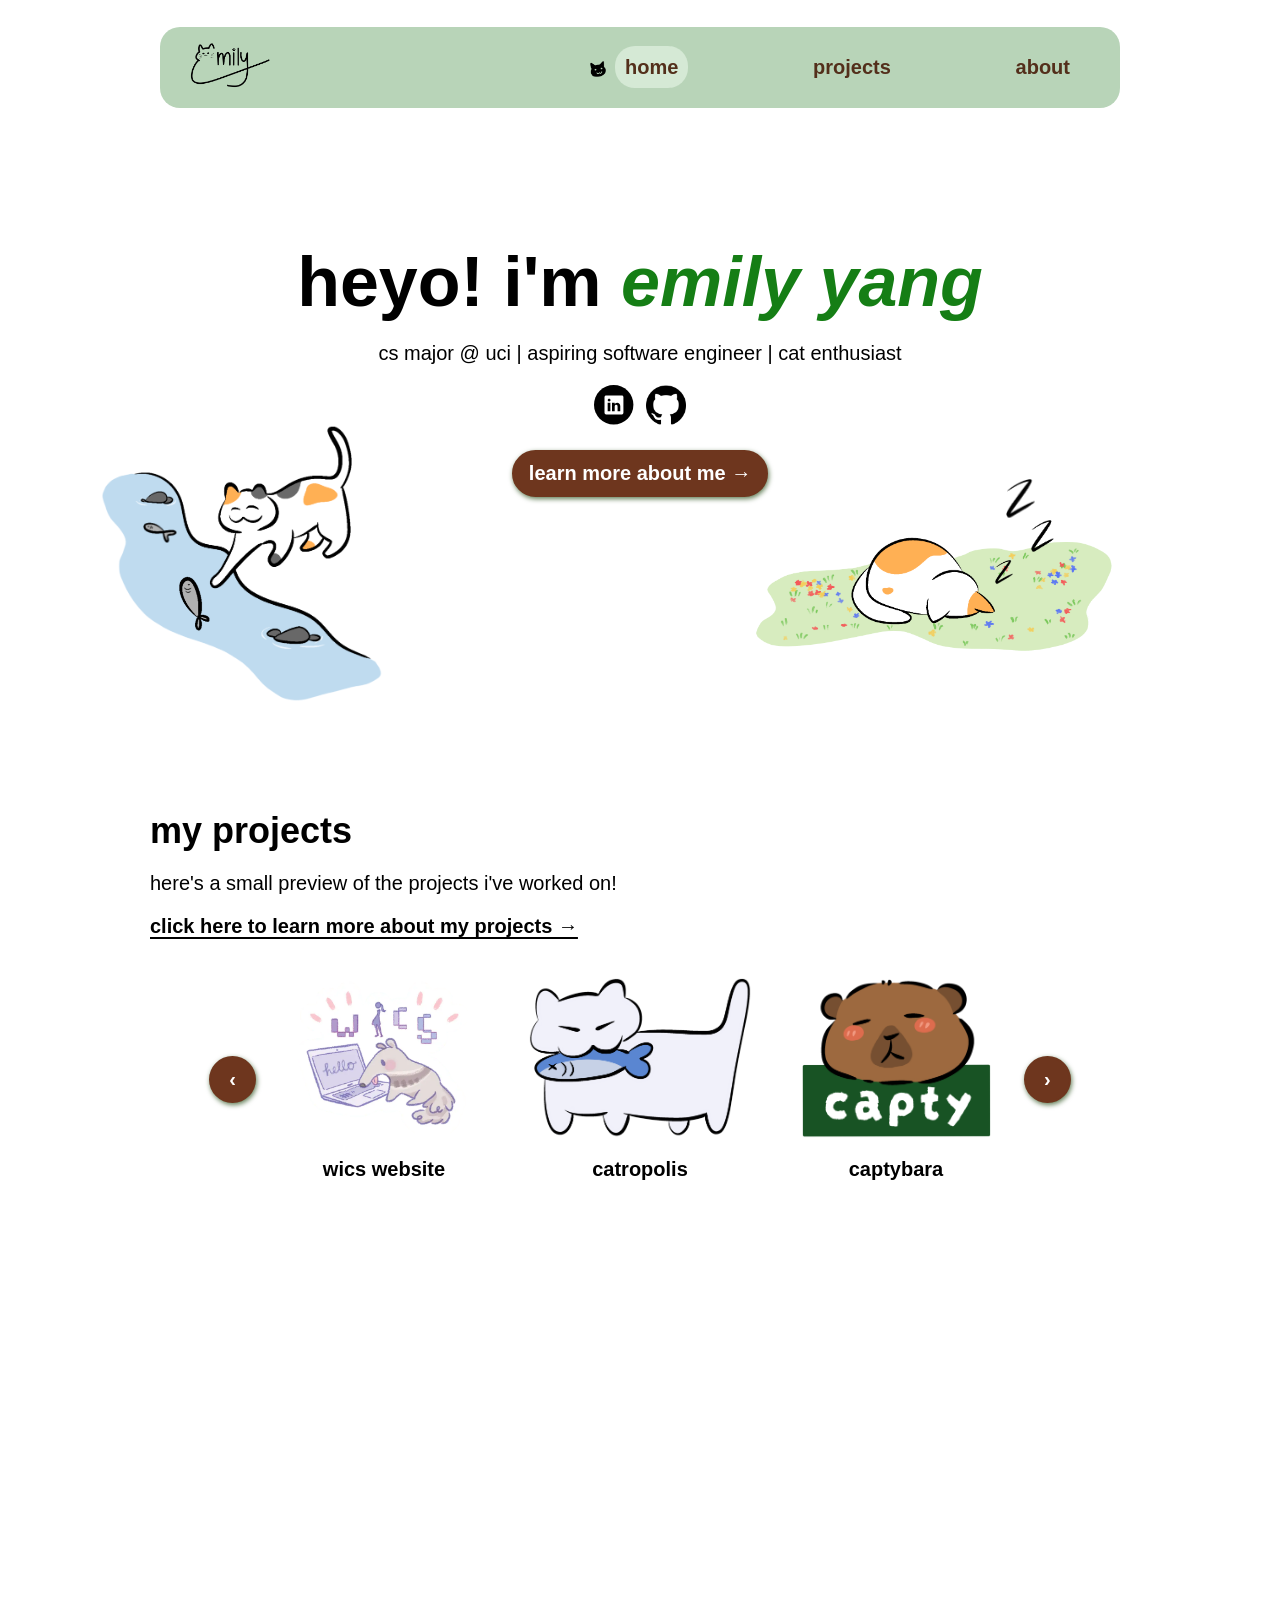
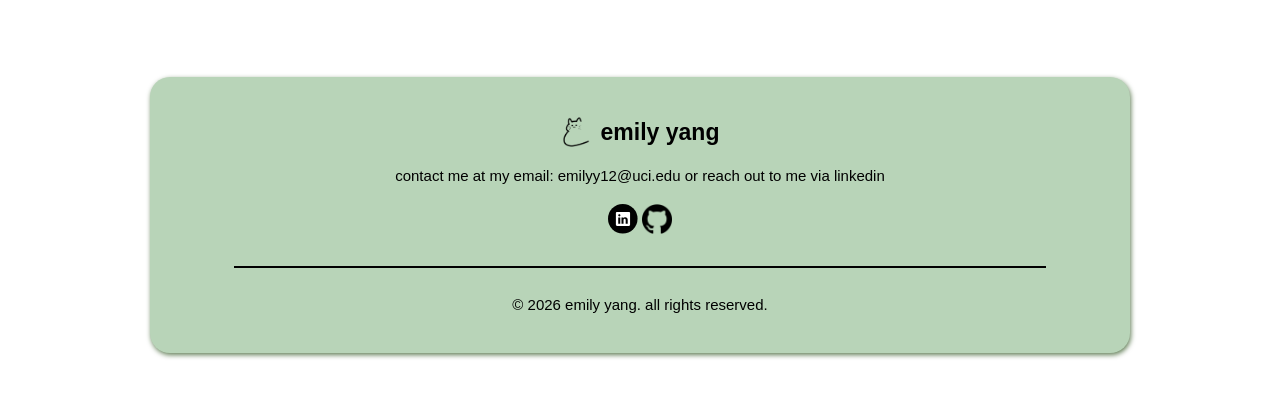
<file: index.html>
<!doctype html>
<html lang="en">

<!--
WRITTEN BY: Emily Yang
EMAIL: emilyy12@uci.edu
-->

<head>
  <meta charset="utf-8">
  <meta name="author" content="Emily Yang">
  <meta name="description" content="home page for Emily Yang's portfolio">
  <meta name="viewport" content="width=device-width, initial-scale=1">
  <link rel="icon" type="image/png" href="./assets/favicon.png">
   <!-- you would link to an external stylesheet here! -->
  <link rel="stylesheet" href="./style.css">
  <link rel="stylesheet" href="./styles/home.css">
   <!-- you would also link to Bootstrap here! -->
  <title>Emily Yang's Portfolio</title>
</head>
<body>
  <!-- <p>
    <a href="http://validator.w3.org/check?uri=referer">
       W3C validator
    </a>
  </p> -->

  <!-- nav bar -->
  <nav>
    <a href="index.html"><img alt="Emily Yang's logo" src="./assets/logo.png"></a>
    <ul>
      <li><div class="current-page"><a href="./index.html">home</a></div></li>
      <li><a href="./pages/projects.html">projects</a></li>
      <li><a href="./pages/about.html">about</a></li>
    </ul>
  </nav>
  
  <!-- hero -->
  <div id="hero">
    <h1>heyo! i'm <em>emily yang</em></h1>
    <p>cs major @ uci | aspiring software engineer | cat enthusiast</p>
    <div class="socials">
      <a href="https://www.linkedin.com/in/emily-yang-sf" target="_blank"><img class="social" src="./assets/icons/linkedin.svg" alt="linkedin icon"></a>
      <a href="https://github.com/emilyyng" target="_blank"><img class="social" src="./assets/icons/github.png" alt="github icon"></a>
    </div>
    <a href="./pages/about.html" class="button">learn more about me &#8594;</a>
    <div id="snoozing-cat">
        <img id="ft-cat" src="./assets/drawings/snoozing.png" alt="cat snoozing">
        <img class="footzies" id="ft-z1" src="./assets/drawings/zzz.png" alt="z">
        <img class="footzies" id="ft-z2" src="./assets/drawings/zzz.png" alt="z">
        <img class="footzies" id="ft-z3" src="./assets/drawings/zzz.png" alt="z">
    </div>
    <div id="fishing-cat">
        <img id="catfish" src="./assets/drawings/catfish.png" alt="cat fishing">
        <img class="fihsh" id="fishy1" src="./assets/drawings/fish1.png" alt="fish">
        <img class="fihsh" id="fishy2" src="./assets/drawings/fish2.png" alt="fish">
    </div>
  </div>

  <!-- project preview -->
  <div id="my-projects" class="revealable">
    <h2>my projects</h2>
    <p>
        here's a small preview of the projects i've worked on!
    </p>
    <a href="./pages/projects.html">click here to learn more about my projects &#8594;</a>
    <div id="proj-carousel">
        <button id="prev-btn">&#8249;</button>
        <div id="carousel">
            <div class="carousel-card">
                <img src="./assets/ruari.jpeg" alt="ruari, the orange cat">
                <p></p>
                <!-- <button>view project</button> -->
            </div>
            <div class="carousel-card">
                <img src="./assets/ruari.jpeg" alt="ruari, the orange cat">
                <p></p>
                <!-- <button>view project</button> -->
            </div>
            <div class="carousel-card">
                <img src="./assets/ruari.jpeg" alt="ruari, the orange cat">
                <p></p>
                <!-- <button>view project</button> -->
            </div>
        </div>
        <button id="next-btn">&#8250;</button>
    </div>
  </div>

  <!-- languages + frameworks -->
  <div class="beltsection revealable">
    <!-- <img class="conveyerbelt" src="/assets/drawings/conveyerbelt.png" alt="conveyer belt with tv screen"/> -->
    <div class="belttext">
      <h2>languages + frameworks</h2>
      <p>these are some languages and frameworks i have under my belt!</p>
    </div>

    <div class="jarcontainer">
      <div class="jartrack">
        <div class="jar">
          <p>python</p>
          <img src="./assets/languages/python.png" alt="python logo">
        </div>
        <div class="jar">
          <p>c++</p>
          <img src="./assets/languages/cpp.png" alt="c++ logo">
        </div>
        <div class="jar">
          <p>java</p>
          <img src="./assets/languages/java.png" alt="java logo">
        </div>
        <div class="jar">
          <p>javascript</p>
          <img src="./assets/languages/javascript.png" alt="javascript logo">
        </div>
        <div class="jar">
          <p>next.js</p>
          <img src="./assets/languages/nextjs.png" alt="next.js logo">
        </div>
        <div class="jar">
          <p>react</p>
          <img src="./assets/languages/react.png" alt="react logo">
        </div>
        <div class="jar">
          <p>flask</p><img src="./assets/languages/flask.png" alt="flask logo">
        </div>

        <div class="jar" aria-hidden="true"><p>python</p><img src="./assets/languages/python.png" alt="python logo"></div>
        <div class="jar" aria-hidden="true"><p>c++</p><img src="./assets/languages/cpp.png" alt="c++ logo"></div>
        <div class="jar" aria-hidden="true"><p>java</p><img src="./assets/languages/java.png" alt="java logo"></div>
        <div class="jar" aria-hidden="true"><p>javascript</p><img src="./assets/languages/javascript.png" alt="javascript logo"></div>
        <div class="jar" aria-hidden="true"><p>next.js</p><img src="./assets/languages/nextjs.png" alt="next.js logo"></div>
        <div class="jar" aria-hidden="true"><p>react</p><img src="./assets/languages/react.png" alt="react logo"></div>
        <div class="jar" aria-hidden="true"><p>flask</p><img src="./assets/languages/flask.png" alt="flask logo"></div>
      </div>
    </div>
  </div>

  <!-- footer -->
  <footer>
    <div id="footer-title">
      <img src="./assets/favicon.png" alt="emily yang logo">
      <h3>emily yang</h3>
    </div>
    <p>
      contact me at my email: emilyy12@uci.edu or reach out to me via linkedin
    </p>
    <div>
      <a href="https://www.linkedin.com/in/emily-yang-sf" target="_blank"><img src="./assets/icons/linkedin.svg" alt="linkedin logo"></a>
      <a href="https://github.com/emilyyng" target="_blank"><img src="./assets/icons/github.png" alt="github logo"></a>
    </div>
    
    <hr>
    <p>&copy; 2026 emily yang. all rights reserved.</p>
  </footer>
  <script src="./script.js"></script>
</body>
</html>
</file>
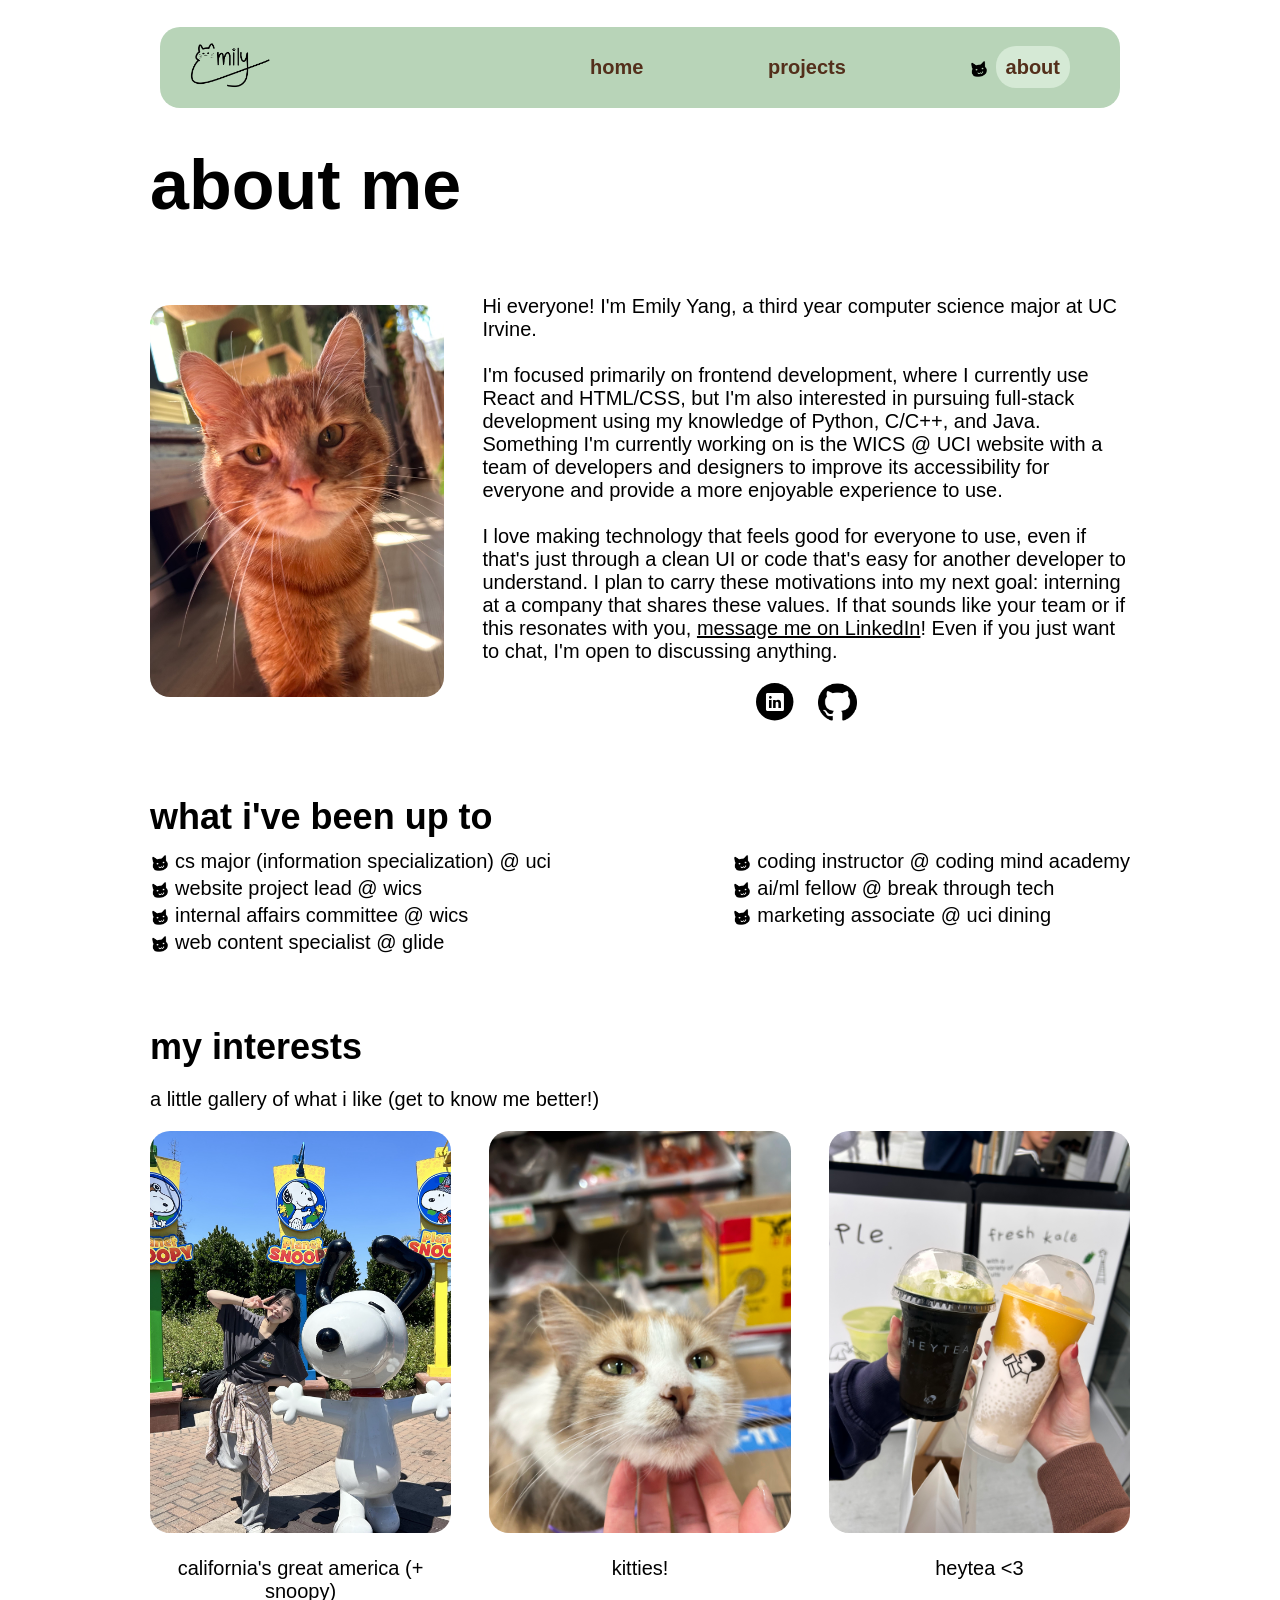
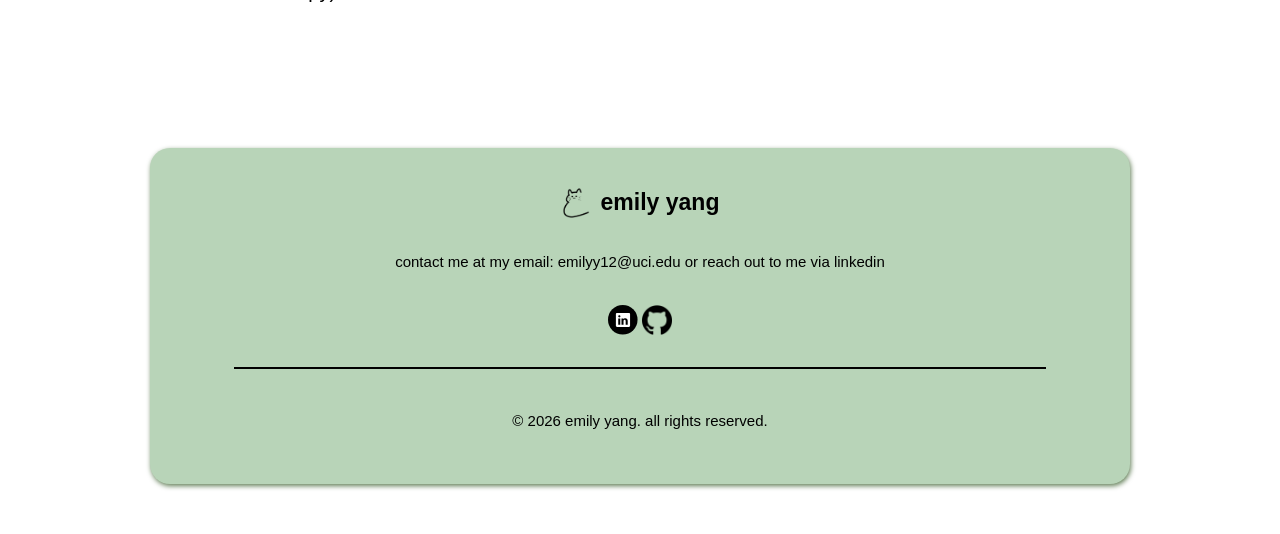
<file: pages/about.html>
<!doctype html>
<html lang="en">

<!--
WRITTEN BY: Emily Yang
EMAIL: emilyy12@uci.edu
-->

<head>
  <meta charset="utf-8">
  <meta name="author" content="Emily Yang">
  <meta name="description" content="about page for Emily Yang's portfolio">
  <meta name="viewport" content="width=device-width, initial-scale=1">
  <link rel="icon" type="image/png" href="../assets/favicon.png">
   <!-- you would link to an external stylesheet here! -->
  <link rel="stylesheet" href="../style.css">
  <link rel="stylesheet" href="../styles/about.css">
   <!-- you would also link to Bootstrap here! -->
  <title>About | Emily Yang</title>
</head>
<body>
  <!-- <p>
    <a href="http://validator.w3.org/check?uri=referer">
       W3C validator
    </a>
  </p> -->
  
  <!-- nav bar -->
  <nav>
    <a href="../index.html"><img alt="Emily Yang's logo" src="../assets/logo.png"></a>
    <ul>
      <li><a href="../index.html">home</a></li>
      <li><a href="./projects.html">projects</a></li>
      <li><div class="current-page"><a href="./about.html">about</a></div></li>
    </ul>
  </nav>
  
  <!-- <div class="aboutcontainer"> -->
  <h1>about me</h1>
  <div id="about">
    <img id="headshot" src="../assets/ruari.jpeg" alt="headshot of orange cat">
    <div class="about-text">
      <p>
        Hi everyone! I'm Emily Yang, a third year computer science major
        at UC Irvine. 
        <br>
        <br>
        I'm focused primarily on frontend development, where I currently 
        use React and HTML/CSS, but I'm also interested in pursuing full-stack 
        development using my knowledge of Python, C/C++, and Java. Something 
        I'm currently working on is the WICS @ UCI website with a team of 
        developers and designers to improve its accessibility for everyone and 
        provide a more enjoyable experience to use. 
        <br>
        <br>
        I love making technology that feels good for everyone to use, even if 
        that's just through a clean UI or code that's easy for another developer 
        to understand. I plan to carry these motivations into my next goal: 
        interning at a company that shares these values. If that sounds like your 
        team or if this resonates with you, <a href="https://www.linkedin.com/in/emily-yang-sf" target="_blank">message me on LinkedIn</a>! Even if you 
        just want to chat, I'm open to discussing anything.
      </p>
      <div class="socials">
        <a href="https://www.linkedin.com/in/emily-yang-sf" target="_blank"><img class="social" src="../assets/icons/linkedin.svg" alt="linkedin icon"></a>
        <a href="https://github.com/emilyyng" target="_blank"><img class="social" src="../assets/icons/github.png" alt="github icon"></a>
      </div>
    </div>
    
  </div>
  <div>
    <h2>what i've been up to</h2>
    <div id="up-to">
      <ul>
        <li>cs major (information specialization) @ uci</li>
        <li>website project lead @ wics</li>
        <li>internal affairs committee @ wics</li>
        <li>web content specialist @ glide</li>
      </ul>
      <ul>
        <li>coding instructor @ coding mind academy</li>
        <li>ai/ml fellow @ break through tech</li>
        <li>marketing associate @ uci dining</li>
      </ul>
    </div>
  </div>
  <div>
    <h2>my interests</h2>
    <p>a little gallery of what i like (get to know me better!)</p>
    <div id="interests">
      <div class="interest">
        <img src="../assets/interests/cga.jpg" alt="me with snoopy at california's great america">
        <p>california's great america (+ snoopy)</p>
      </div>
      <div class="interest">
        <img src="../assets/interests/chinatown-cat.jpeg" alt="me scratching a cat's chin">
        <p>kitties!</p>
      </div>
      <div class="interest">
        <img src="../assets/interests/heytea.jpeg" alt="me and my friend holding heytea drinks">
        <p>heytea &lt;3</p>
      </div>
    </div>
  </div>
  <!-- </div> -->

  <!-- footer -->
  <footer>
    <div id="footer-title">
      <img src="../assets/favicon.png" alt="emily yang logo">
      <h3>emily yang</h3>
    </div>
    <p>
      contact me at my email: emilyy12@uci.edu or reach out to me via linkedin
    </p>
    <div>
      <a href="https://www.linkedin.com/in/emily-yang-sf" target="_blank"><img src="../assets/icons/linkedin.svg" alt="linkedin logo"></a>
      <a href="https://github.com/emilyyng" target="_blank"><img src="../assets/icons/github.png" alt="github logo"></a>
    </div>
    
    <hr>
    <p>&copy; 2026 emily yang. all rights reserved.</p>
  </footer>
</body>
</html>
</file>
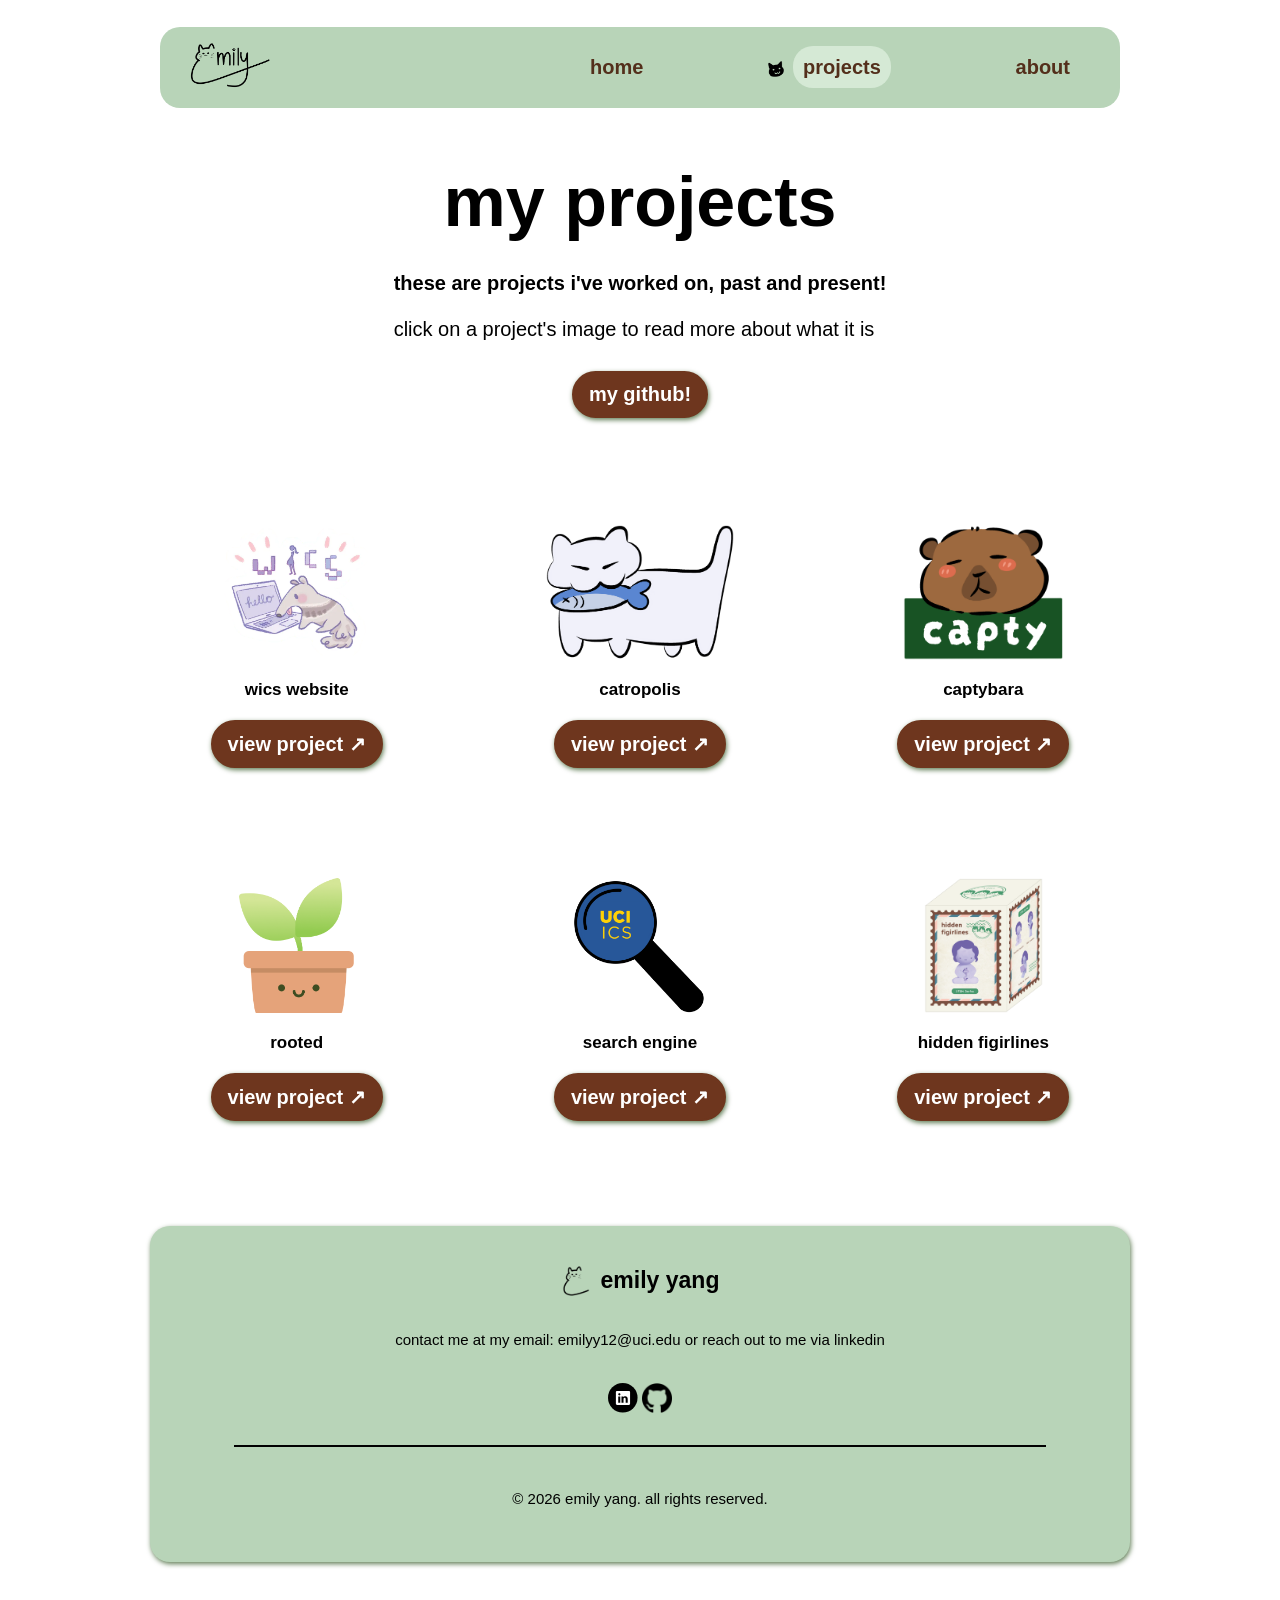
<file: pages/projects.html>
<!doctype html>
<html lang="en">

<!--
WRITTEN BY: Emily Yang
EMAIL: emilyy12@uci.edu
-->

<head>
  <meta charset="utf-8">
  <meta name="author" content="Emily Yang">
  <meta name="description" content="project page for Emily Yang's portfolio">
  <meta name="viewport" content="width=device-width, initial-scale=1">
  <link rel="icon" type="image/png" href="../assets/favicon.png">
   <!-- you would link to an external stylesheet here! -->
  <link rel="stylesheet" href="../style.css">
  <link rel="stylesheet" href="../styles/projects.css">
   <!-- you would also link to Bootstrap here! -->
  <title>Projects | Emily Yang</title>
</head>
<body>
  <!-- <p>
    <a href="http://validator.w3.org/check?uri=referer">
       W3C validator
    </a>
  </p> -->
  
  <!-- nav bar -->
  <nav>
    <a href="../index.html"><img alt="Emily Yang's logo" src="../assets/logo.png"></a>
    <ul>
      <li><a href="../index.html">home</a></li>
      <li><div class="current-page"><a href="./projects.html">projects</a></div></li>
      <li><a href="./about.html">about</a></li>
    </ul>
  </nav>

  <div id="hero">
    <!-- <img class="cat-art" id="fatty-art" onClick="playMeow()" src="./images/art/fatty.png" alt="fat cat art"/> -->
    <h1>my projects</h1>
    <p>
      <strong>these are projects i've worked on, past and present!</strong>
      <br>
      <br>
      click on a project's image to read more about what it is
    </p>
    <a href="https://github.com/emilyyng" target="_blank" class="button">my github!</a>
  </div>

  <!-- project gallery, populated using javascript -->
  <div id="projects"></div>

  <!-- dims screen when project card pops up -->
  <div id="overlay"></div>

  <!-- project card popup that shows project description -->
  <div id="project-card">
    <div id="bar">
        <button id="close-card">x</button>
    </div>
    <div id="card-content">
        <div>
            <img src="../assets/ruari.jpeg" alt="ruari, the orange cat">
        </div>
        <div>
            <h2>project</h2>
            <p>description</p>
        </div>
    </div>
    <div id="card-btns">
        <a href="#" target="_blank" rel="noopener noreferrer" class="button">view project &#8599;</a>
    </div>
  </div>

  <!-- footer -->
  <footer>
    <div id="footer-title">
      <img src="../assets/favicon.png" alt="emily yang logo">
      <h3>emily yang</h3>
    </div>
    <p>
      contact me at my email: emilyy12@uci.edu or reach out to me via linkedin
    </p>
    <div>
      <a href="https://www.linkedin.com/in/emily-yang-sf" target="_blank"><img src="../assets/icons/linkedin.svg" alt="linkedin logo"></a>
      <a href="https://github.com/emilyyng" target="_blank"><img src="../assets/icons/github.png" alt="github logo"></a>
    </div>
    
    <hr>
    <p>&copy; 2026 emily yang. all rights reserved.</p>
  </footer>
  <script src="../script.js"></script>
</body>
</html>
</file>
<file: style.css>
html {
    min-width: 320px;
    width: 100%; 
}

body {
    margin: 15px 150px 50px;
    font-family: 'Inter', sans-serif;
    background-color: var(--color-background);
    display: flex;
    flex-direction: column;
    /* gap: 100px; */
    overflow-x: hidden;
}

button, .button {
    background-color: var(--color-btn);
    color: var(--color-btn-text);
    border-radius: 30px;
    border: 2px solid var(--color-btn);
    padding: 10px 15px;
    font-size: 20px;
    font-weight: bold;
    text-align: center;
    box-shadow: var(--shadow);
    cursor: pointer;
    text-decoration: none;
}

button:hover, .button:hover {
    background-color: var(--color-btn-hover);
    border: 2px solid var(--color-btn-hover);
    color: rgb(68, 39, 12);
}

button:active, .button:active {
    box-shadow: var(--button-shadow) inset;
}

h1 {
    font-size: 70px;
}

h2 {
    margin: 0px;
    font-size: 36px;
}

h3 {
    margin: 0px;
    font-size: 23px;
}

p, li {
    font-size: 20px;
    color: var(--color-text)
}

a {
    cursor: pointer;
    font-size: 20px;
    color: var(--color-link)
}


/* navbar */
nav {
    display: flex;
    align-content: center;
    justify-content: space-between;
    position: fixed;
    top: 3%;
    left: 50%;
    transform: translateX(-50%);
    background-color: var(--color-navbar);
    width: 75%;
    border-radius: 20px;
    z-index: 10;
}

nav ul{
    display: flex;
    align-items: center;
    justify-content: space-between;
    list-style-type: none;
    gap: 30px;
    padding: 10px 50px;
    width: 50%;
    margin: 0;
    font-size: 20px;
    font-weight: bold;
}

nav img {
    padding: 10px 30px; 
    width: 80px;
}

nav a {
    text-decoration: none;
    color: var(--color-navbar-text);
}

nav a:visited {
    color: black;
}

.current-page a {
    background-color: var(--color-navbar-highlight);
    padding: 10px 10px;
    border-radius: var(--border-radius);
}

 li .current-page {
    background-image: url('./assets/catpoint.png');
    background-repeat: no-repeat; 
    background-position: 0px 5px; 
    background-size: 16px 16px; 
    padding-left: 25px;
}

/* footer */
footer {
    display: flex;
    flex-direction: column;
    align-items: center;
    background-color: var(--color-footer);
    border-radius: var(--border-radius);
    box-shadow: var(--shadow);
    padding: 40px;
    gap: 20px;
    margin-top: 75px;
    z-index: 8;
}

footer h3 {
    margin: 0;
}

footer p {
    font-size: 15px;
}

footer a {
    font-size: 15px;
    text-decoration: underline;
}

footer a:hover {
    color: var(--color-link-hover);
}

footer a:active {
    color: var(--color-link-active);
}

footer img {
    /* width: 100%; */
    height: 30px;
}

footer hr {
    /* margin-left: 0;  */
    width: 90%; 
    border: 0.5px solid black;
}

#footer-title {
    display: flex;
    align-items: center;
    gap: 10px;
}







/* variables  */
:root {
    /* colors */
    --color-background: white;
    --color-navbar: #b8d4b8;
    --color-navbar-text: #532f1b;
    --color-navbar-highlight: #d5e9d5;
    --color-footer: #b8d4b8;
    --color-text: black;
    --color-btn: rgb(110, 54, 30);
    --color-btn-hover: rgb(213, 171, 153);
    --color-btn-text: white;
    --color-border: #277731;
    --color-card: #d8e9da;
    --color-link: black;
    --color-link-active: rgb(139, 27, 27);
    --color-link-hover: red;

    /* layout + effects */
    --border-radius: 20px;
    --shadow: 1px 2px 5px 0px #627e57; /* offset-x offset-y blur-radius spread-radius color inset; */
    --button-shadow: 1px 2px 5px 0px rgb(39, 15, 4);
}






@media (max-width: 1100px) {
    body { margin: 15px 100px 50px; }
    h1 { font-size: 60px;}
}

@media (max-width: 768px) {
    h1 { font-size: 50px; }
    h2 { font-size: 28px; }
    h3 { font-size: 20px; }
    li, a, p, .button, button  { font-size: 16px; }

    body { margin: 15px 100px 50px; }

    nav img {
        width: 60px;
        padding: 8px 16px;
    }

    nav ul {
        width: auto;
        gap: 7vw;
        padding: 8px 24px 8px 0;
    }

    nav a { font-size: 16px; }
}

@media (max-width: 550px) {
    body { margin: 15px 60px 50px; }

    nav { border-radius: 16px; }

    nav ul {
        gap: 20px;
        padding: 8px 24px 8px 0;
    }

    nav a { font-size: 16px; }

    li .current-page {
        background-image: none;
        padding-left: 0px;
    }
}

@media (max-width: 480px) {
    h1 { font-size: 40px; }
    
    nav { 
        border-radius: 0px;
        width: 100%; 
        top: 0px;
    }
}
</file>
<file: styles/home.css>
body {
    overflow-x: hidden;
    position: relative;
    display: flex;
    gap: 150px;
}

.revealable {
  opacity: 0;
  transform: translateY(50px);
  transition: opacity 0.8s ease-out, transform 0.8s ease-out;
  will-change: opacity, transform;
  margin: 0; 
}

.active-scroll {
  opacity: 1;
  transform: translateY(0);
}

/* hero section */
#hero {
    display: flex;
    flex-direction: column;
    align-items: center;
    justify-content: center;
    margin: 180px 0px;
    margin-bottom: 50px;
    gap: 20px;
}

#hero h1 {
    position: relative;
    z-index: 5;
    margin-bottom: 0;
    text-align: center;
}

#hero em {
    color: rgb(21, 126, 21);
}

#hero p {
    position: relative;
    z-index: 5;
    margin: 0px;
    text-align: center;
}

#hero .button, #hero button  {
    position: relative;
    z-index: 5;
}

.socials {
    display: flex;
    gap: 1vw;
}

.social {
    width: 40px;
}


/* cat animations in hero */
#snoozing-cat,
#fishing-cat,
#snoozing-cat img,
#fishing-cat img {
    pointer-events: none;
}

#snoozing-cat {
    position: relative;
    width: clamp(160px, 28vw, 420px); 
    left: 30%;
    top: 20px;
}

#ft-cat {
    display: block;
    width: 100%;
    height: auto;
    z-index: 7;
}

.footzies {
    position: absolute;
    width: 8%;
    height: auto;
    z-index: 8;
    animation: smooth-bounce 2s ease-in-out infinite;
    will-change: transform;
}

#ft-z1 { 
    width: 5%;
    height: auto;
    left: 67%;
    top: 20%; 
    animation-delay: 0s; 
}

#ft-z2 { 
    width: 6.5%;
    height: auto;
    left: 77%;
    top: -15%; 
    animation-delay: 0.3s; 
}

#ft-z3 { 
    width: 8%;
    height: auto;
    left: 70%;
    top: -50%;
    animation-delay: 0.6s; 
}

@keyframes smooth-bounce {
    0%, 100% {
        transform: translateY(0);
    }
    50% {
        transform: translateY(-5px); /* Moves up 12px */
    }
}

#fishing-cat {
    position: absolute;
    z-index: 7;
    width: clamp(120px, 22vw, 320px);
    margin-top: 300px;
    left: -5%;
}

#catfish {
    display: block;
    width: 100%;
    height: auto;
}

.fihsh {
    position: absolute;
    width: 12%;
    height: auto;
    z-index: 8;
    animation: flipping 1.8s ease-in-out infinite;
    will-change: transform;
}

#fishy1 {
    left: 15%;
    top: 35%;
    animation-delay: 0.3s;
}

#fishy2 {
    left: 27%;
    top: 54%;
    animation-delay: 0s;
}


@keyframes flipping {
    0%, 100% {
        transform: rotate(0deg);
    }
    50% {
        transform: rotate(-15deg);
    }
}

@keyframes fade-out {
  from {
    opacity: 1;
  }
  to {
    opacity: 0;
  }
}

/* projects carousel */
#my-projects {
    display: flex;
    flex-direction: column;
    gap: 20px;
}
#my-projects h2, p{
    margin: 0px;
}

#my-projects a{
    margin-bottom: 20px;
    align-self: start;
    font-weight: bold;
    text-decoration: underline;
    text-decoration-thickness: 2px; 
    text-underline-offset: 4px;
}

#my-projects a:visited{
    color: var(--color-link)
}

#proj-carousel {
    display: flex;
    align-items: center;
    justify-content: center;
    /* gap: 2vw; */
}

#proj-carousel button, #proj-carousel .button {
    padding: 10px 18px;
    border-radius: 50%;
}

#carousel {
    display: flex;
    align-items: stretch;
    /* gap: 10vw; */
}

.carousel-card {
    display: flex;
    flex-direction: column;
    gap: 10px;
    width: 20vw;
    justify-content: center;
}

.carousel-card img {
    aspect-ratio: 16 / 10;
    object-fit: contain;
    width: 100%;
    height: auto;
    margin-bottom: 10px;
}

.carousel-card p {
    margin: 0;
    font-weight: bold;
    text-align: center;
}


/* languages and frameworks on homepage */
.beltsection {
    position: relative;
    display: flex;
    flex-direction: column;
    gap: 30px;
}

.belttext {
    display: flex;
    flex-direction: column;
    gap: 20px;
    text-align: right;
    color: black;
    margin: 0;
    z-index: 2;
}

.jarcontainer {
    overflow: hidden;
    z-index: 2;

    mask-image: linear-gradient(
        to right, 
        transparent 0%, 
        black 10%, 
        black 90%, 
        transparent 100%
    );

    &:hover .jartrack {
      animation-play-state: paused;
    }
}

.jartrack {
    display: flex;
    align-items: flex-end;
    width: max-content;
    animation: scroll 35s linear infinite;
    gap: 2vw;
}

.jar {
    width: 14vw;
    flex-shrink: 0;
    color: white;
    font-size: xx-large;

    display: flex;
    flex-direction: column;
    justify-content: center;
    align-items: center;
    min-height: 50px;
    text-align: center;
}

.jar img {
    width: auto;
    height: 8vw;
    max-width: 100%;
    object-fit: contain;
    display: block;
}

@keyframes scroll {
    from { transform: translateX(0); }
    to   { transform: translateX(-50%); }
}


footer {
    margin-top: 0;
}








/* responsiveness */
body {
    gap: clamp(60px, 10vw, 150px);
}

@media (max-width: 1100px) {
    /* .carousel-card { width: 28vw; } */
    /* .carousel-card:nth-child(4) { display: none; } */
 
    /* #carousel,
    #proj-carousel { gap: 24px; } */
 
    .jar { width: 20vw; font-size: x-large; }
    .jar img { height: 11vw; }
}

@media (max-width: 873px) {
    #fishing-cat {
        margin-top: 300px;
        left: -5%;
    }
    
    .carousel-card { width: 25vw; }
    .carousel-card:nth-child(3) { display: none; }
 
    #proj-carousel { gap: 0px; justify-content: center; }
    #proj-carousel button { padding: 8px 16px; }
}

@media (max-width: 768px) {

    #snoozing-cat {display: none; }
    #fishing-cat { display: none; }
 
    .socials { gap: 16px; }
    .social { width: 30px; }
 
    .belttext { text-align: left; }
}

@media (max-width: 550px) {
    .carousel-card { width: 40vw; }
    .carousel-card:nth-child(2) { display: none; }
 
    #proj-carousel button { padding: 7px 14px; }
}

@media (max-width: 480px) {
    #hero {
        margin-top: 110px;
        gap: 14px;
    }
 
    #hero h1,
    #hero p { padding: 0 4px; }
  
    .social { width: 34px; }
}
</file>
<file: styles/about.css>
body {
    overflow-x: hidden;
    position: relative;
    display: flex;
    gap: clamp(30px, 5vw, 50px);
}

h1 {
    margin-top: 130px;
    margin-bottom: 0;
}

h2 {
    margin: 10px 0px;
    margin-top: 20px;
}

ul {
  list-style-type: none; 
  padding: 0;
  margin: 0;
}

#up-to {
    display: flex;
    justify-content: space-between;
    gap: 5vw;
    max-width: 1100px;
}

#up-to li {
  background-image: url('../assets/catpoint.png');
  background-repeat: no-repeat; 
  background-position: 2px 7px; 
  background-size: 16px 16px; 
  padding-left: 25px; 
  padding-top: 2px;
  padding-bottom: 2px;
}

#about {
    display: flex;
    gap: clamp(20px, 3vw, 40px);
    align-items: center;
}

a:hover {
    color: var(--color-link-hover);
}

a:active {
    color: var(--color-link-active);
}

#about #headshot {
    width: 30%;
    max-width: 300px;
    height: auto;
    border-radius: 20px;
    aspect-ratio: 3 / 4;
    object-fit: cover;
}

#about .social {
    width: clamp(28px, 3vw, 40px);
}

.socials {
    display: flex;
    gap: clamp(14px, 2vw, 24px);
}

.about-text {
    display: flex;
    flex-direction: column;
    align-items: center;
}

#interests {
    display: grid;
    grid-template-columns: 1fr 1fr 1fr;
    gap: clamp(16px, 3vw, 40px);
}

.interest {
    text-align: center;
}

.interest img {
    width: 100%;
    max-width: 450px;
    height: auto;
    aspect-ratio: 3 / 4;
    object-fit: cover;
    border-radius: 20px;
}

footer{
    position: relative;
    z-index: 6;
}





@media (max-width: 873px) {
    #about {
        flex-direction: column;
        align-items: center;
    }
 
    #about #headshot {
        width: 60%;
        max-width: 280px;
        aspect-ratio: 1 / 1;
    }
 
    #about .socials {
        margin-top: 10px;
    }
}

@media (max-width: 768px) {
    h1 { margin-top: 110px; }
    #up-to {
        flex-direction: column;
        gap: 0;
    }
}
 
@media (max-width: 600px) { 
 
    #interests {
        grid-template-columns: 1fr;
        justify-items: center;
    }
 
    .interest {
        width: 100%;
        max-width: 300px;
    }

    .interest img {
        aspect-ratio: 7 / 6;
        object-position: 50% 70%;
    }
}
</file>
<file: styles/projects.css>
#hero {
    display: flex;
    flex-direction: column;
    align-items: center;
    margin: 100px clamp(0px, 8vw, 150px) clamp(40px, 6vw, 100px);
}

#hero h1 {
    margin-bottom: 0;
    text-align: center;
}

#hero p {
    margin: 30px 0px;
}

#projects {
    display: grid;
    grid-template-columns: 1fr 1fr 1fr;
    justify-items: center; 
    width: 100%;
    gap: 50px;
}

#project-card {
    display: none;
    position: fixed;
    top: 160px;
    left: 50%;
    transform: translateX(-50%);
    z-index: 15;
    width: 50vw;
    max-height: 75vh;
    overflow-y: auto;

    background-color: var(--color-card);
    padding: 0;
    border-radius: var(--border-radius);
    box-shadow: var(--shadow);

    /* display: flex; */
    flex-direction: column;
    align-items: center;
}

#project-card.open {
  display: flex; 
}

#bar {
    position: sticky;
    z-index: 20;
    top: 0;
    left: 0;
    padding: 30px;
    width: 100%;
    background-color: var(--color-border);
    box-sizing: border-box;
}

#close-card, #close-register {
    position: absolute;
    z-index: 20;
    top: 15px;
    left: 15px;
    background-color: rgb(123, 51, 29);
    border-radius: 50px;
    border: none;
    padding: 7px 12px;
    font-size: 15px;
    font-weight: normal;
}

#overlay {
    position: fixed;
    z-index: 15;
    top: 0;
    left: 0;
    width: 100%;
    height: 100%;
    background-color: rgba(0, 0, 0, 0.6);
    opacity: 0;

    visibility: hidden;
    transition: opacity 0.3s ease, visibility 0.3s ease;
}

#overlay.active {
    opacity: 1;
    visibility: visible;
}

#card-content {
    display: grid;
    grid-template-columns: 1fr 2fr;
    gap: 3vw;
    padding-bottom: 50px;
    padding: 50px 50px 0 50px;
}

#card-content h2 {
    margin: 0;
}

#project-card img {
    min-width: 100px;
    width: 100%;
    /* border-radius: var(--border-radius); */
    /* overflow: hidden; */
    /* box-shadow: var(--shadow); */
}

#card-btns {
    /* position: fixed; */
    top: 85%;
    display: flex;
    gap: 25px;
    padding: 0 50px 50px 50px;
}

.card {
    display: flex;
    flex-direction: column;
    align-items: center;
    gap: 10px;
    padding: 30px;
    cursor: pointer;

    box-sizing: border-box;
    width: 100%;
    max-width: 350px;
}

.card img {
    display: block;
    object-fit: contain;
    width: auto;
    max-width: 100%;
    height: 15vh;
    /* object-fit: cover; */
    /* border-radius: var(--border-radius); */
    margin-bottom: 10px;
}

.card h3 {
    margin: 0;
    font-size: 23px;
}

.card p {
    margin: 0;
    font-size: 17px;
}

.card #name-age {
    display: flex;
    justify-content: space-between;
    align-items: center;
}

.card .button, .card button {
    align-self: center;
    margin-top: 10px;
}

.card hr {
    width: 100%; 
    border: 0.5px solid gray;
    margin: 0;
}


.card-cont {
    display: flex;
    flex-direction: column;
    align-items: center;
    gap: 10px;
    transition: transform 0.3s ease;
}

.card:hover .card-cont{
    transform: translateY(-10px);
}







@media (max-width: 1130px) {
    .card .button, .card button { font-size: 16px;}
}

@media (max-width: 1100px) {
    #projects {
        grid-template-columns: 1fr 1fr;
        gap: 10px;
    }
 
    #project-card { width: 70vw; }
}
@media (max-width: 768px) {
    #hero { margin: 100px 0 40px; }
 
    #project-card {
        width: 90vw;
        max-height: 85vh;
        top: 50%;
        transform: translate(-50%, -50%);
    }
 
    #card-content {
        grid-template-columns: 1fr;
        gap: 20px;
        padding: 30px 24px 0;
    }
 
    #project-card img {
        display: block;
        max-width: 260px;
        margin: 0 auto;
    }
 
    #card-btns { padding: 0 24px 30px; }
}
 
@media (max-width: 645px) {
    #projects {
        grid-template-columns: 1fr;
        gap: 20px;
    }
 
    .card {
        padding: 20px;
        max-width: 320px;
    }
 
    .card img { height: 22vh; }
 
    #bar { padding: 26px; }
}
 
@media (hover: none) {
    .card:hover .card-cont { transform: none; }
}
</file>
